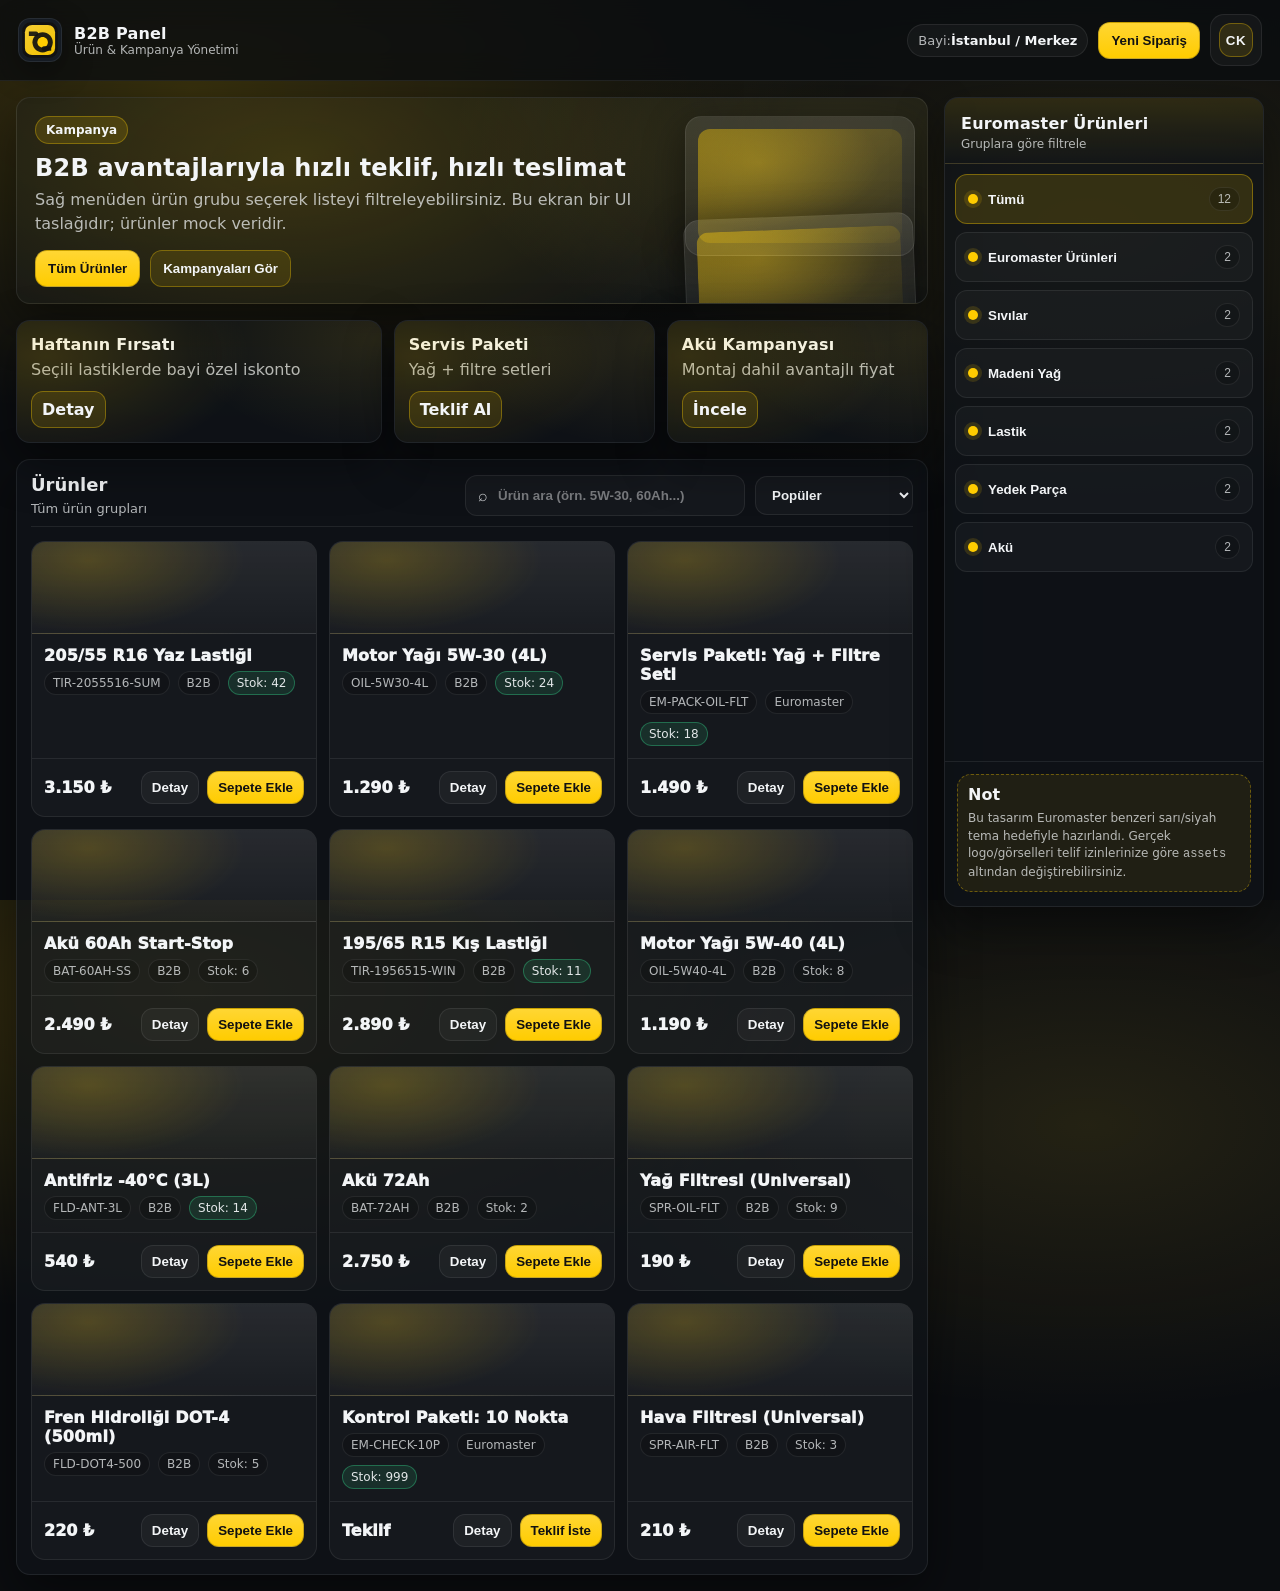
<file: FeatureFlag/wwwroot/panel/index.html>
<!doctype html>
<html lang="tr">
  <head>
    <meta charset="utf-8" />
    <meta name="viewport" content="width=device-width, initial-scale=1" />
    <title>B2B Panel - Ürün Yönetimi</title>
    <link rel="stylesheet" href="./styles.css" />
  </head>
  <body>
    <header class="topbar">
      <div class="topbar__left">
        <div class="brand">
          <img class="brand__logo" src="./assets/brand-logo.svg" alt="Marka Logo" />
          <div class="brand__text">
            <div class="brand__name">B2B Panel</div>
            <div class="brand__tag">Ürün & Kampanya Yönetimi</div>
          </div>
        </div>
      </div>

      <div class="topbar__right">
        <div class="pill pill--muted">Bayi: <strong>İstanbul / Merkez</strong></div>
        <button class="btn btn--primary" type="button">Yeni Sipariş</button>
        <button class="btn btn--ghost" type="button" aria-label="Kullanıcı menüsü">
          <span class="avatar">CK</span>
        </button>
      </div>
    </header>

    <div class="layout">
      <main class="main">
        <section class="hero">
          <div class="hero__content">
            <div class="hero__badge">Kampanya</div>
            <h1 class="hero__title">B2B avantajlarıyla hızlı teklif, hızlı teslimat</h1>
            <p class="hero__subtitle">
              Sağ menüden ürün grubu seçerek listeyi filtreleyebilirsiniz. Bu ekran bir UI taslağıdır;
              ürünler mock veridir.
            </p>
            <div class="hero__actions">
              <button class="btn btn--primary" type="button" id="btnViewAll">Tüm Ürünler</button>
              <button class="btn btn--secondary" type="button">Kampanyaları Gör</button>
            </div>
          </div>
          <div class="hero__media" aria-hidden="true">
            <div class="hero__card hero__card--1"></div>
            <div class="hero__card hero__card--2"></div>
          </div>
        </section>

        <section class="ads" aria-label="Reklam alanı">
          <article class="ad ad--wide">
            <div class="ad__title">Haftanın Fırsatı</div>
            <div class="ad__text">Seçili lastiklerde bayi özel iskonto</div>
            <div class="ad__cta">Detay</div>
          </article>
          <article class="ad ad--tall">
            <div class="ad__title">Servis Paketi</div>
            <div class="ad__text">Yağ + filtre setleri</div>
            <div class="ad__cta">Teklif Al</div>
          </article>
          <article class="ad ad--tall">
            <div class="ad__title">Akü Kampanyası</div>
            <div class="ad__text">Montaj dahil avantajlı fiyat</div>
            <div class="ad__cta">İncele</div>
          </article>
        </section>

        <section class="products">
          <div class="products__header">
            <div>
              <h2 class="section-title" id="sectionTitle">Ürünler</h2>
              <p class="section-subtitle" id="sectionSubtitle">Tüm ürün grupları</p>
            </div>

            <div class="products__tools">
              <label class="search">
                <span class="search__icon" aria-hidden="true">⌕</span>
                <input id="searchInput" class="search__input" placeholder="Ürün ara (örn. 5W-30, 60Ah...)" />
              </label>
              <select id="sortSelect" class="select" aria-label="Sırala">
                <option value="popularity">Popüler</option>
                <option value="priceAsc">Fiyat (Artan)</option>
                <option value="priceDesc">Fiyat (Azalan)</option>
                <option value="stockDesc">Stok (Çoktan aza)</option>
              </select>
            </div>
          </div>

          <div class="product-grid" id="productGrid" aria-live="polite"></div>
        </section>
      </main>

      <aside class="sidebar" aria-label="Ürün menüsü">
        <div class="sidebar__header">
          <div class="sidebar__title">Euromaster Ürünleri</div>
          <div class="sidebar__hint">Gruplara göre filtrele</div>
        </div>

        <nav class="menu" id="categoryMenu">
          <!-- JS ile doldurulacak -->
        </nav>

        <div class="sidebar__footer">
          <div class="note">
            <div class="note__title">Not</div>
            <div class="note__text">
              Bu tasarım Euromaster benzeri sarı/siyah tema hedefiyle hazırlandı. Gerçek logo/görselleri
              telif izinlerinize göre <code>assets</code> altından değiştirebilirsiniz.
            </div>
          </div>
        </div>
      </aside>
    </div>

    <script src="./app.js"></script>
  </body>
</html>
</file>
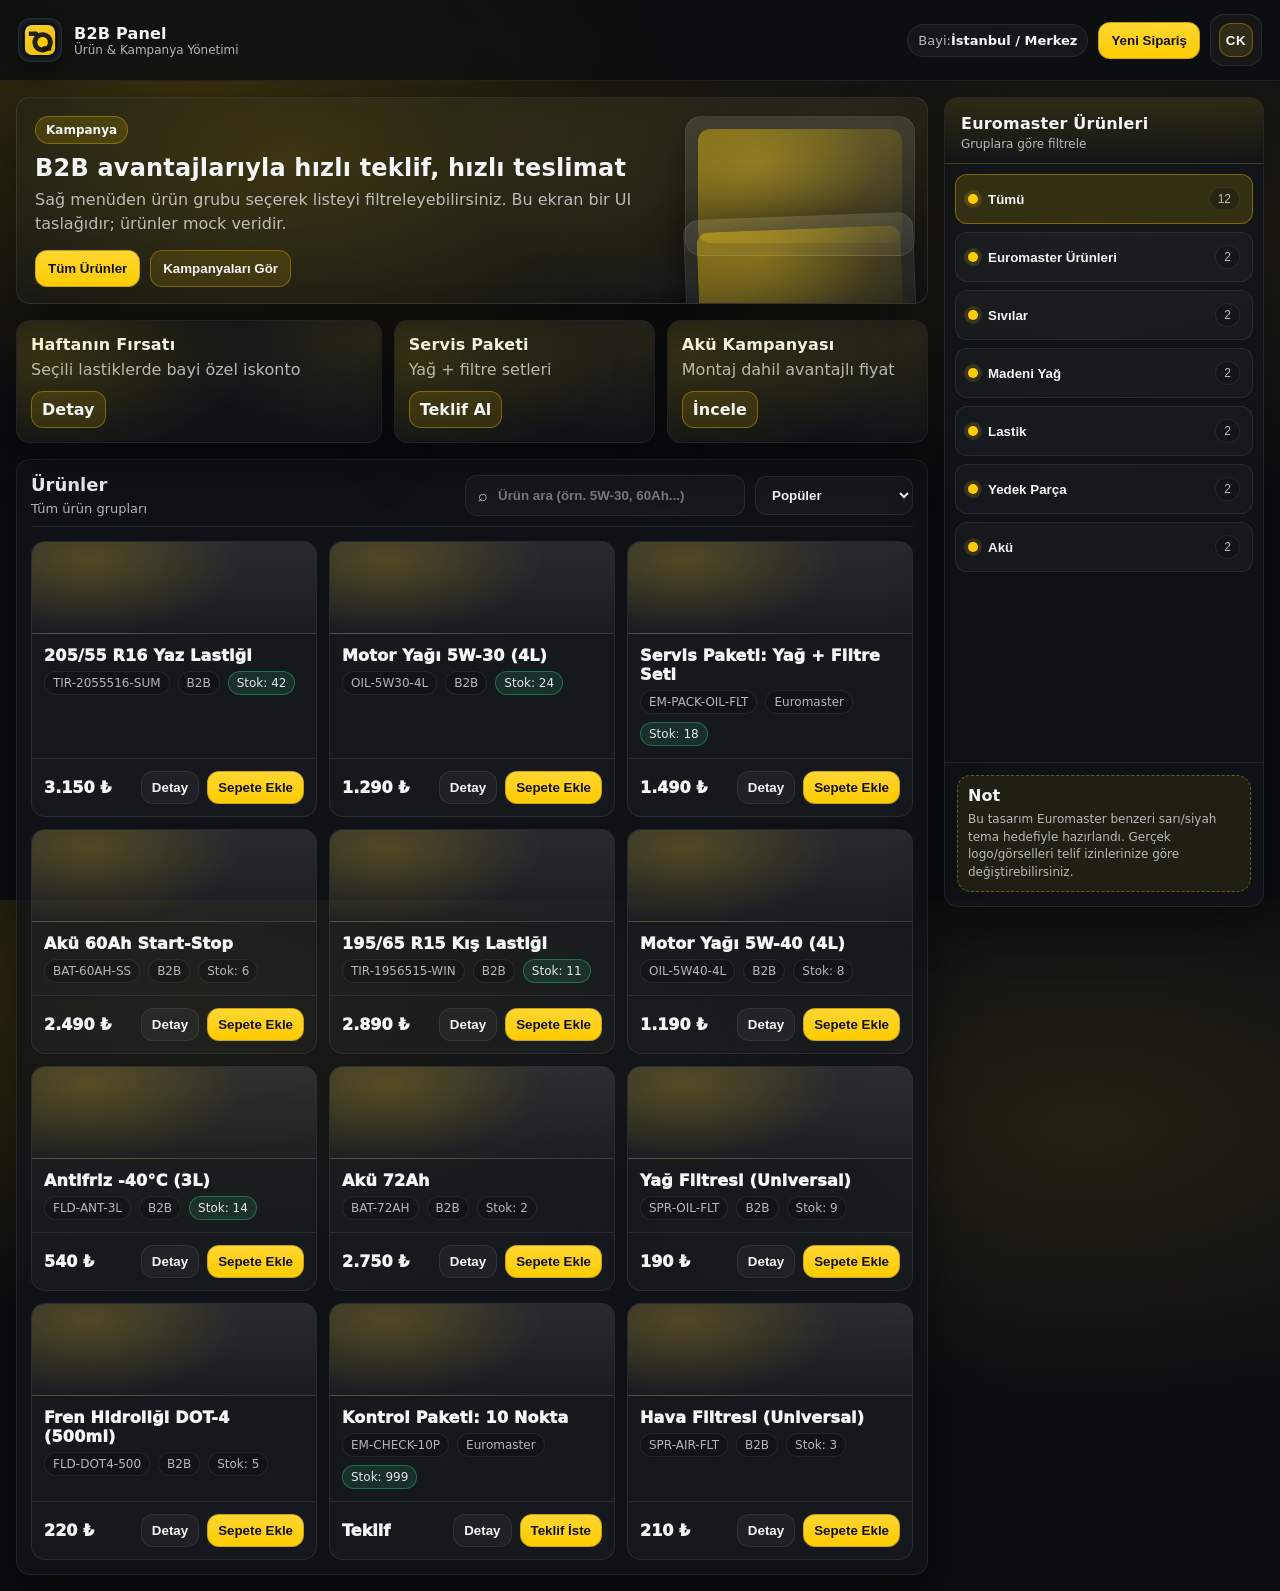
<file: panel-preview.html>
<!doctype html>
<html lang="tr">
  <head>
    <meta charset="utf-8" />
    <meta name="viewport" content="width=device-width, initial-scale=1" />
    <title>B2B Panel - Ürün Yönetimi (Preview)</title>
    <style>
:root{
  --bg: #0b0d10;
  --surface: #10141a;
  --surface-2: #151b23;
  --text: #f3f5f7;
  --muted: rgba(243,245,247,.72);
  --border: rgba(255,255,255,.08);
  --shadow: 0 18px 50px rgba(0,0,0,.45);

  /* Euromaster-benzeri sarı/siyah yaklaşımı */
  --brand: #ffcc00;
  --brand-2: #ffd633;
  --brand-ink: #111111;
  --danger: #ff4d4d;
  --ok: #33d18a;

  --radius: 14px;
  --radius-sm: 10px;
}

*{box-sizing:border-box}
html,body{height:100%}
body{
  margin:0;
  font-family: ui-sans-serif, system-ui, -apple-system, Segoe UI, Roboto, Arial, "Noto Sans", "Helvetica Neue", sans-serif;
  background:
    radial-gradient(1200px 600px at 15% 10%, rgba(255,204,0,.18), transparent 55%),
    radial-gradient(1000px 520px at 85% 25%, rgba(255,214,51,.10), transparent 55%),
    var(--bg);
  color: var(--text);
}

code{font-family: ui-monospace, SFMono-Regular, Menlo, Monaco, Consolas, "Liberation Mono", monospace}

.topbar{
  position: sticky;
  top: 0;
  z-index: 20;
  display:flex;
  align-items:center;
  justify-content:space-between;
  padding:14px 18px;
  background: rgba(11,13,16,.78);
  backdrop-filter: blur(14px);
  border-bottom: 1px solid var(--border);
}

.brand{display:flex; align-items:center; gap:12px}
.brand__logo{
  width: 44px;
  height: 44px;
  border-radius: 12px;
  background: var(--surface-2);
  border: 1px solid var(--border);
  box-shadow: 0 10px 30px rgba(0,0,0,.35);
}
.brand__logoWrap{
  width: 44px;
  height: 44px;
  border-radius: 12px;
  background: var(--surface-2);
  border: 1px solid var(--border);
  box-shadow: 0 10px 30px rgba(0,0,0,.35);
  overflow:hidden;
  flex: 0 0 auto;
}
.brand__logoWrap svg{width:100%; height:100%; display:block}
.brand__name{font-weight:800; letter-spacing:.2px}
.brand__tag{font-size:12px; color: var(--muted)}

.topbar__right{display:flex; align-items:center; gap:10px}
.pill{
  padding:8px 10px;
  border-radius: 999px;
  border:1px solid var(--border);
  background: rgba(255,255,255,.04);
  font-size: 13px;
  color: var(--muted);
}
.pill strong{color: var(--text)}
.pill--muted{display:none}

.btn{
  border:1px solid var(--border);
  background: rgba(255,255,255,.04);
  color: var(--text);
  padding:10px 12px;
  border-radius: 12px;
  font-weight: 700;
  cursor: pointer;
  transition: transform .08s ease, background .15s ease, border-color .15s ease;
}
.btn:hover{background: rgba(255,255,255,.06); border-color: rgba(255,255,255,.14)}
.btn:active{transform: translateY(1px)}
.btn--primary{
  background: linear-gradient(180deg, var(--brand-2), var(--brand));
  color: var(--brand-ink);
  border-color: rgba(0,0,0,.22);
}
.btn--primary:hover{filter: brightness(1.02)}
.btn--secondary{
  background: rgba(255,204,0,.12);
  border-color: rgba(255,204,0,.32);
}
.btn--ghost{padding:8px; border-radius: 14px}

.avatar{
  width: 34px;
  height: 34px;
  border-radius: 12px;
  display:grid;
  place-items:center;
  background: rgba(255,204,0,.12);
  border:1px solid rgba(255,204,0,.32);
  font-weight: 900;
  letter-spacing: .5px;
}

.layout{
  display:grid;
  grid-template-columns: minmax(0,1fr) 320px;
  gap: 16px;
  max-width: 1280px;
  margin: 0 auto;
  padding: 16px;
}

.main{
  display:flex;
  flex-direction:column;
  gap: 16px;
  min-width: 0;
}

.sidebar{
  position: sticky;
  top: 74px;
  align-self: start;
  height: calc(100dvh - 90px);
  border-radius: var(--radius);
  background: rgba(16,20,26,.72);
  border: 1px solid var(--border);
  overflow: hidden;
  box-shadow: var(--shadow);
  display:flex;
  flex-direction:column;
}
.sidebar__header{
  padding: 16px 16px 12px;
  border-bottom: 1px solid var(--border);
  background: linear-gradient(180deg, rgba(255,204,0,.12), rgba(255,204,0,0));
}
.sidebar__title{font-weight: 900; letter-spacing: .2px}
.sidebar__hint{margin-top:4px; font-size:12px; color: var(--muted)}
.sidebar__footer{
  margin-top:auto;
  padding: 12px 12px 14px;
  border-top: 1px solid var(--border);
}

.menu{padding: 10px; display:flex; flex-direction:column; gap: 8px; overflow:auto}
.menu__item{
  width:100%;
  text-align:left;
  padding: 12px 12px;
  border-radius: 12px;
  border:1px solid var(--border);
  background: rgba(255,255,255,.03);
  color: var(--text);
  cursor:pointer;
  display:flex;
  align-items:center;
  justify-content:space-between;
  gap: 10px;
}
.menu__item:hover{background: rgba(255,255,255,.05); border-color: rgba(255,255,255,.14)}
.menu__item[aria-current="true"]{
  background: rgba(255,204,0,.14);
  border-color: rgba(255,204,0,.36);
}
.menu__label{display:flex; align-items:center; gap:10px; font-weight: 800}
.menu__dot{
  width: 10px;
  height: 10px;
  border-radius: 999px;
  background: var(--brand);
  box-shadow: 0 0 0 4px rgba(255,204,0,.14);
}
.menu__count{
  font-size: 12px;
  color: var(--muted);
  padding: 4px 8px;
  border: 1px solid var(--border);
  border-radius: 999px;
  background: rgba(0,0,0,.18);
}

.hero{
  border-radius: var(--radius);
  border: 1px solid var(--border);
  background:
    radial-gradient(900px 450px at 30% 30%, rgba(255,204,0,.16), transparent 55%),
    radial-gradient(700px 380px at 90% 20%, rgba(255,214,51,.12), transparent 55%),
    rgba(16,20,26,.72);
  box-shadow: var(--shadow);
  overflow:hidden;
  display:grid;
  grid-template-columns: minmax(0,1fr) 260px;
  gap: 8px;
}
.hero__content{padding: 18px 18px 16px}
.hero__badge{
  display:inline-flex;
  align-items:center;
  gap:8px;
  padding: 6px 10px;
  border-radius: 999px;
  background: rgba(255,204,0,.14);
  border:1px solid rgba(255,204,0,.32);
  color: var(--text);
  font-weight: 800;
  font-size: 12px;
}
.hero__title{margin: 10px 0 6px; font-size: 24px; letter-spacing: .2px}
.hero__subtitle{margin:0; color: var(--muted); line-height: 1.5}
.hero__actions{margin-top: 14px; display:flex; gap:10px; flex-wrap:wrap}
.hero__media{position:relative; padding: 14px}
.hero__card{
  position:absolute;
  right: 12px;
  width: 230px;
  border-radius: 16px;
  border:1px solid var(--border);
  background:
    linear-gradient(180deg, rgba(255,255,255,.10), rgba(255,255,255,.04));
  box-shadow: 0 12px 40px rgba(0,0,0,.45);
}
.hero__card--1{top: 18px; height: 140px}
.hero__card--2{top: 118px; height: 120px; transform: rotate(-2.2deg)}
.hero__card--1::before,
.hero__card--2::before{
  content:"";
  position:absolute;
  inset: 12px;
  border-radius: 12px;
  background:
    linear-gradient(135deg, rgba(255,204,0,.35), rgba(255,204,0,.04)),
    radial-gradient(220px 120px at 30% 30%, rgba(255,214,51,.25), transparent 55%);
}

.ads{
  display:grid;
  grid-template-columns: 1.4fr 1fr 1fr;
  gap: 12px;
}
.ad{
  border-radius: var(--radius);
  border:1px solid var(--border);
  background: rgba(16,20,26,.70);
  box-shadow: var(--shadow);
  padding: 14px;
  position: relative;
  overflow:hidden;
}
.ad::after{
  content:"";
  position:absolute;
  inset:-20%;
  background:
    radial-gradient(340px 180px at 20% 35%, rgba(255,204,0,.16), transparent 60%),
    radial-gradient(320px 180px at 85% 25%, rgba(255,214,51,.10), transparent 60%);
  pointer-events:none;
}
.ad__title{font-weight: 900; letter-spacing:.2px}
.ad__text{margin-top:6px; color: var(--muted)}
.ad__cta{
  margin-top: 12px;
  display:inline-flex;
  padding: 8px 10px;
  border-radius: 12px;
  border:1px solid rgba(255,204,0,.34);
  background: rgba(255,204,0,.12);
  color: var(--text);
  font-weight: 800;
  position: relative;
  z-index: 1;
}
.ad--wide{min-height: 112px}
.ad--tall{min-height: 112px}

.products{
  border-radius: var(--radius);
  border:1px solid var(--border);
  background: rgba(16,20,26,.72);
  box-shadow: var(--shadow);
  padding: 14px;
}
.products__header{
  display:flex;
  align-items:flex-end;
  justify-content:space-between;
  gap: 12px;
  flex-wrap:wrap;
  padding-bottom: 10px;
  border-bottom: 1px solid var(--border);
}
.section-title{margin:0; font-size: 18px; font-weight: 900}
.section-subtitle{margin:6px 0 0; color: var(--muted); font-size: 13px}
.products__tools{display:flex; align-items:center; gap:10px; flex-wrap:wrap}

.search{
  display:flex;
  align-items:center;
  gap: 8px;
  padding: 10px 12px;
  border-radius: 12px;
  border:1px solid var(--border);
  background: rgba(255,255,255,.03);
  min-width: 280px;
}
.search__icon{opacity:.8}
.search__input{
  width: 100%;
  border: none;
  outline:none;
  background: transparent;
  color: var(--text);
  font-weight: 650;
}
.search__input::placeholder{color: rgba(243,245,247,.45)}

.select{
  border-radius: 12px;
  border:1px solid var(--border);
  background: rgba(255,255,255,.03);
  color: var(--text);
  padding: 10px 12px;
  font-weight: 750;
}

.product-grid{
  padding-top: 14px;
  display:grid;
  grid-template-columns: repeat(3, minmax(0, 1fr));
  gap: 12px;
}
.card{
  border-radius: var(--radius);
  border:1px solid var(--border);
  background: rgba(255,255,255,.03);
  overflow:hidden;
  display:flex;
  flex-direction:column;
  min-height: 220px;
}
.card__media{
  height: 92px;
  background:
    radial-gradient(260px 120px at 20% 20%, rgba(255,204,0,.20), transparent 60%),
    linear-gradient(180deg, rgba(255,255,255,.08), rgba(255,255,255,.02));
  border-bottom: 1px solid var(--border);
}
.card__body{padding: 12px}
.card__title{font-weight: 950; letter-spacing: .2px}
.card__meta{margin-top:6px; font-size: 12px; color: var(--muted); display:flex; gap: 8px; flex-wrap:wrap}
.tag{
  padding: 4px 8px;
  border-radius: 999px;
  border: 1px solid var(--border);
  background: rgba(0,0,0,.18);
}
.tag--ok{border-color: rgba(51,209,138,.38); background: rgba(51,209,138,.12); color: rgba(243,245,247,.92)}
.tag--low{border-color: rgba(255,77,77,.35); background: rgba(255,77,77,.12)}
.card__footer{
  margin-top:auto;
  padding: 12px;
  display:flex;
  align-items:center;
  justify-content:space-between;
  gap: 10px;
  border-top: 1px solid var(--border);
}
.price{font-weight: 950}
.muted{color: var(--muted)}
.mini-actions{display:flex; gap:8px}
.btn--mini{padding: 8px 10px; border-radius: 12px; font-weight: 850}

.note{
  border-radius: 14px;
  border:1px dashed rgba(255,204,0,.35);
  background: rgba(255,204,0,.08);
  padding: 10px 10px;
}
.note__title{font-weight: 900}
.note__text{margin-top: 6px; color: var(--muted); font-size: 12px; line-height: 1.45}

@media (min-width: 860px){
  .pill--muted{display:inline-flex}
}

@media (max-width: 1100px){
  .layout{grid-template-columns: minmax(0,1fr) 300px}
  .product-grid{grid-template-columns: repeat(2, minmax(0,1fr))}
  .hero{grid-template-columns: minmax(0,1fr) 220px}
  .ads{grid-template-columns: 1fr 1fr}
  .ad--wide{grid-column: 1 / -1}
}

@media (max-width: 860px){
  .layout{grid-template-columns: 1fr}
  .sidebar{position:relative; top:0; height:auto}
  .product-grid{grid-template-columns: 1fr}
  .hero{grid-template-columns: 1fr}
  .hero__media{display:none}
  .search{min-width: 0; width: 100%}
}
    </style>
  </head>
  <body>
    <header class="topbar">
      <div class="topbar__left">
        <div class="brand">
          <div class="brand__logoWrap" aria-hidden="true">
            <svg width="128" height="128" viewBox="0 0 128 128" fill="none" xmlns="http://www.w3.org/2000/svg">
              <defs>
                <linearGradient id="g" x1="28" y1="18" x2="100" y2="112" gradientUnits="userSpaceOnUse">
                  <stop stop-color="#FFD633"/>
                  <stop offset="1" stop-color="#FFCC00"/>
                </linearGradient>
              </defs>
              <rect x="10" y="10" width="108" height="108" rx="26" fill="#111111"/>
              <rect x="18" y="18" width="92" height="92" rx="22" fill="url(#g)" fill-opacity="0.95"/>
              <path d="M41 71c0-17.12 13.88-31 31-31s31 13.88 31 31-13.88 31-31 31-31-13.88-31-31Z" fill="#111111" fill-opacity="0.92"/>
              <path d="M56 71c0-8.84 7.16-16 16-16s16 7.16 16 16-7.16 16-16 16-16-7.16-16-16Z" fill="#FFCC00"/>
              <path d="M30 38h22c4 0 7 3 7 7v0c0 4-3 7-7 7H30V38Z" fill="#111111" fill-opacity="0.9"/>
              <path d="M76 83h22v14H76c-4 0-7-3-7-7v0c0-4 3-7 7-7Z" fill="#111111" fill-opacity="0.9"/>
            </svg>
          </div>
          <div class="brand__text">
            <div class="brand__name">B2B Panel</div>
            <div class="brand__tag">Ürün & Kampanya Yönetimi</div>
          </div>
        </div>
      </div>

      <div class="topbar__right">
        <div class="pill pill--muted">Bayi: <strong>İstanbul / Merkez</strong></div>
        <button class="btn btn--primary" type="button">Yeni Sipariş</button>
        <button class="btn btn--ghost" type="button" aria-label="Kullanıcı menüsü">
          <span class="avatar">CK</span>
        </button>
      </div>
    </header>

    <div class="layout">
      <main class="main">
        <section class="hero">
          <div class="hero__content">
            <div class="hero__badge">Kampanya</div>
            <h1 class="hero__title">B2B avantajlarıyla hızlı teklif, hızlı teslimat</h1>
            <p class="hero__subtitle">
              Sağ menüden ürün grubu seçerek listeyi filtreleyebilirsiniz. Bu ekran bir UI taslağıdır;
              ürünler mock veridir.
            </p>
            <div class="hero__actions">
              <button class="btn btn--primary" type="button" id="btnViewAll">Tüm Ürünler</button>
              <button class="btn btn--secondary" type="button">Kampanyaları Gör</button>
            </div>
          </div>
          <div class="hero__media" aria-hidden="true">
            <div class="hero__card hero__card--1"></div>
            <div class="hero__card hero__card--2"></div>
          </div>
        </section>

        <section class="ads" aria-label="Reklam alanı">
          <article class="ad ad--wide">
            <div class="ad__title">Haftanın Fırsatı</div>
            <div class="ad__text">Seçili lastiklerde bayi özel iskonto</div>
            <div class="ad__cta">Detay</div>
          </article>
          <article class="ad ad--tall">
            <div class="ad__title">Servis Paketi</div>
            <div class="ad__text">Yağ + filtre setleri</div>
            <div class="ad__cta">Teklif Al</div>
          </article>
          <article class="ad ad--tall">
            <div class="ad__title">Akü Kampanyası</div>
            <div class="ad__text">Montaj dahil avantajlı fiyat</div>
            <div class="ad__cta">İncele</div>
          </article>
        </section>

        <section class="products">
          <div class="products__header">
            <div>
              <h2 class="section-title" id="sectionTitle">Ürünler</h2>
              <p class="section-subtitle" id="sectionSubtitle">Tüm ürün grupları</p>
            </div>

            <div class="products__tools">
              <label class="search">
                <span class="search__icon" aria-hidden="true">⌕</span>
                <input id="searchInput" class="search__input" placeholder="Ürün ara (örn. 5W-30, 60Ah...)" />
              </label>
              <select id="sortSelect" class="select" aria-label="Sırala">
                <option value="popularity">Popüler</option>
                <option value="priceAsc">Fiyat (Artan)</option>
                <option value="priceDesc">Fiyat (Azalan)</option>
                <option value="stockDesc">Stok (Çoktan aza)</option>
              </select>
            </div>
          </div>

          <div class="product-grid" id="productGrid" aria-live="polite"></div>
        </section>
      </main>

      <aside class="sidebar" aria-label="Ürün menüsü">
        <div class="sidebar__header">
          <div class="sidebar__title">Euromaster Ürünleri</div>
          <div class="sidebar__hint">Gruplara göre filtrele</div>
        </div>

        <nav class="menu" id="categoryMenu">
          <!-- JS ile doldurulacak -->
        </nav>

        <div class="sidebar__footer">
          <div class="note">
            <div class="note__title">Not</div>
            <div class="note__text">
              Bu tasarım Euromaster benzeri sarı/siyah tema hedefiyle hazırlandı. Gerçek logo/görselleri
              telif izinlerinize göre değiştirebilirsiniz.
            </div>
          </div>
        </div>
      </aside>
    </div>

    <script>
/* B2B Panel UI Mock (no backend dependency) */

const CATEGORIES = [
  { id: "all", label: "Tümü", dot: true },
  { id: "euromaster-products", label: "Euromaster Ürünleri", dot: true },
  { id: "fluids", label: "Sıvılar", dot: true },
  { id: "engine-oil", label: "Madeni Yağ", dot: true },
  { id: "tire", label: "Lastik", dot: true },
  { id: "spare", label: "Yedek Parça", dot: true },
  { id: "battery", label: "Akü", dot: true }
];

const PRODUCTS = [
  {
    id: "p1",
    category: "engine-oil",
    name: "Motor Yağı 5W-30 (4L)",
    sku: "OIL-5W30-4L",
    brand: "B2B",
    stock: 24,
    popularity: 93,
    priceTry: 1290
  },
  {
    id: "p2",
    category: "engine-oil",
    name: "Motor Yağı 5W-40 (4L)",
    sku: "OIL-5W40-4L",
    brand: "B2B",
    stock: 8,
    popularity: 80,
    priceTry: 1190
  },
  {
    id: "p3",
    category: "fluids",
    name: "Antifriz -40°C (3L)",
    sku: "FLD-ANT-3L",
    brand: "B2B",
    stock: 14,
    popularity: 76,
    priceTry: 540
  },
  {
    id: "p4",
    category: "fluids",
    name: "Fren Hidroliği DOT-4 (500ml)",
    sku: "FLD-DOT4-500",
    brand: "B2B",
    stock: 5,
    popularity: 68,
    priceTry: 220
  },
  {
    id: "p5",
    category: "tire",
    name: "205/55 R16 Yaz Lastiği",
    sku: "TIR-2055516-SUM",
    brand: "B2B",
    stock: 42,
    popularity: 98,
    priceTry: 3150
  },
  {
    id: "p6",
    category: "tire",
    name: "195/65 R15 Kış Lastiği",
    sku: "TIR-1956515-WIN",
    brand: "B2B",
    stock: 11,
    popularity: 85,
    priceTry: 2890
  },
  {
    id: "p7",
    category: "spare",
    name: "Yağ Filtresi (Universal)",
    sku: "SPR-OIL-FLT",
    brand: "B2B",
    stock: 9,
    popularity: 70,
    priceTry: 190
  },
  {
    id: "p8",
    category: "spare",
    name: "Hava Filtresi (Universal)",
    sku: "SPR-AIR-FLT",
    brand: "B2B",
    stock: 3,
    popularity: 60,
    priceTry: 210
  },
  {
    id: "p9",
    category: "battery",
    name: "Akü 60Ah Start-Stop",
    sku: "BAT-60AH-SS",
    brand: "B2B",
    stock: 6,
    popularity: 87,
    priceTry: 2490
  },
  {
    id: "p10",
    category: "battery",
    name: "Akü 72Ah",
    sku: "BAT-72AH",
    brand: "B2B",
    stock: 2,
    popularity: 74,
    priceTry: 2750
  },
  {
    id: "p11",
    category: "euromaster-products",
    name: "Servis Paketi: Yağ + Filtre Seti",
    sku: "EM-PACK-OIL-FLT",
    brand: "Euromaster",
    stock: 18,
    popularity: 90,
    priceTry: 1490
  },
  {
    id: "p12",
    category: "euromaster-products",
    name: "Kontrol Paketi: 10 Nokta",
    sku: "EM-CHECK-10P",
    brand: "Euromaster",
    stock: 999,
    popularity: 65,
    priceTry: 0
  }
];

const els = {
  menu: document.getElementById("categoryMenu"),
  grid: document.getElementById("productGrid"),
  sectionTitle: document.getElementById("sectionTitle"),
  sectionSubtitle: document.getElementById("sectionSubtitle"),
  searchInput: document.getElementById("searchInput"),
  sortSelect: document.getElementById("sortSelect"),
  btnViewAll: document.getElementById("btnViewAll")
};

let state = {
  activeCategory: "all",
  query: "",
  sort: "popularity"
};

function formatTry(amount) {
  if (amount === 0) return "Teklif";
  return `${amount.toLocaleString("tr-TR")} ₺`;
}

function stockTag(stock) {
  if (stock >= 10) return { text: `Stok: ${stock}`, className: "tag tag--ok" };
  if (stock >= 1) return { text: `Stok: ${stock}`, className: "tag" };
  return { text: "Stok yok", className: "tag tag--low" };
}

function categoryLabel(categoryId) {
  return (CATEGORIES.find((c) => c.id === categoryId)?.label ?? "Ürünler");
}

function matches(product) {
  const q = state.query.trim().toLowerCase();
  const inCategory =
    state.activeCategory === "all" ? true : product.category === state.activeCategory;
  const inQuery =
    q.length === 0
      ? true
      : `${product.name} ${product.sku} ${product.brand}`.toLowerCase().includes(q);
  return inCategory && inQuery;
}

function sortProducts(items) {
  const sorted = [...items];
  switch (state.sort) {
    case "priceAsc":
      return sorted.sort((a, b) => (a.priceTry ?? 0) - (b.priceTry ?? 0));
    case "priceDesc":
      return sorted.sort((a, b) => (b.priceTry ?? 0) - (a.priceTry ?? 0));
    case "stockDesc":
      return sorted.sort((a, b) => (b.stock ?? 0) - (a.stock ?? 0));
    case "popularity":
    default:
      return sorted.sort((a, b) => (b.popularity ?? 0) - (a.popularity ?? 0));
  }
}

function renderMenu() {
  const counts = PRODUCTS.reduce((acc, p) => {
    acc[p.category] = (acc[p.category] ?? 0) + 1;
    return acc;
  }, {});

  els.menu.innerHTML = "";
  for (const c of CATEGORIES) {
    const count = c.id === "all" ? PRODUCTS.length : (counts[c.id] ?? 0);
    const btn = document.createElement("button");
    btn.type = "button";
    btn.className = "menu__item";
    btn.setAttribute("aria-current", c.id === state.activeCategory ? "true" : "false");
    btn.addEventListener("click", () => {
      state.activeCategory = c.id;
      updateHeader();
      renderMenu();
      renderGrid();
    });

    const label = document.createElement("span");
    label.className = "menu__label";
    const dot = document.createElement("span");
    dot.className = "menu__dot";
    dot.setAttribute("aria-hidden", "true");
    const text = document.createElement("span");
    text.textContent = c.label;
    label.appendChild(dot);
    label.appendChild(text);

    const badge = document.createElement("span");
    badge.className = "menu__count";
    badge.textContent = String(count);

    btn.appendChild(label);
    btn.appendChild(badge);
    els.menu.appendChild(btn);
  }
}

function updateHeader() {
  const label = state.activeCategory === "all" ? "Ürünler" : categoryLabel(state.activeCategory);
  const subtitle =
    state.activeCategory === "all"
      ? "Tüm ürün grupları"
      : `Seçili grup: ${categoryLabel(state.activeCategory)}`;
  els.sectionTitle.textContent = label;
  els.sectionSubtitle.textContent = subtitle;
}

function renderGrid() {
  const filtered = PRODUCTS.filter(matches);
  const sorted = sortProducts(filtered);

  els.grid.innerHTML = "";
  if (sorted.length === 0) {
    const empty = document.createElement("div");
    empty.className = "muted";
    empty.textContent = "Sonuç bulunamadı. Farklı bir arama deneyin.";
    els.grid.appendChild(empty);
    return;
  }

  for (const p of sorted) {
    const card = document.createElement("article");
    card.className = "card";

    const media = document.createElement("div");
    media.className = "card__media";

    const body = document.createElement("div");
    body.className = "card__body";

    const title = document.createElement("div");
    title.className = "card__title";
    title.textContent = p.name;

    const meta = document.createElement("div");
    meta.className = "card__meta";
    const tSku = document.createElement("span");
    tSku.className = "tag";
    tSku.textContent = p.sku;
    const tBrand = document.createElement("span");
    tBrand.className = "tag";
    tBrand.textContent = p.brand;
    const tStock = document.createElement("span");
    const st = stockTag(p.stock);
    tStock.className = st.className;
    tStock.textContent = st.text;

    meta.appendChild(tSku);
    meta.appendChild(tBrand);
    meta.appendChild(tStock);

    body.appendChild(title);
    body.appendChild(meta);

    const footer = document.createElement("div");
    footer.className = "card__footer";

    const price = document.createElement("div");
    price.className = "price";
    price.textContent = formatTry(p.priceTry);

    const actions = document.createElement("div");
    actions.className = "mini-actions";
    const btnDetail = document.createElement("button");
    btnDetail.type = "button";
    btnDetail.className = "btn btn--mini";
    btnDetail.textContent = "Detay";
    btnDetail.addEventListener("click", () => {
      alert(`${p.name}\nSKU: ${p.sku}\nGrup: ${categoryLabel(p.category)}`);
    });
    const btnAdd = document.createElement("button");
    btnAdd.type = "button";
    btnAdd.className = "btn btn--primary btn--mini";
    btnAdd.textContent = p.priceTry === 0 ? "Teklif İste" : "Sepete Ekle";
    btnAdd.addEventListener("click", () => {
      alert(`İşlem: ${btnAdd.textContent}\nÜrün: ${p.name}`);
    });
    actions.appendChild(btnDetail);
    actions.appendChild(btnAdd);

    footer.appendChild(price);
    footer.appendChild(actions);

    card.appendChild(media);
    card.appendChild(body);
    card.appendChild(footer);
    els.grid.appendChild(card);
  }
}

function wireEvents() {
  els.searchInput.addEventListener("input", (e) => {
    state.query = e.target.value ?? "";
    renderGrid();
  });

  els.sortSelect.addEventListener("change", (e) => {
    state.sort = e.target.value;
    renderGrid();
  });

  els.btnViewAll.addEventListener("click", () => {
    state.activeCategory = "all";
    state.query = "";
    els.searchInput.value = "";
    updateHeader();
    renderMenu();
    renderGrid();
  });
}

function init() {
  updateHeader();
  renderMenu();
  renderGrid();
  wireEvents();
}

init();
    </script>
  </body>
</html>
</file>
<file: FeatureFlag/wwwroot/panel/styles.css>
:root{
  --bg: #0b0d10;
  --surface: #10141a;
  --surface-2: #151b23;
  --text: #f3f5f7;
  --muted: rgba(243,245,247,.72);
  --border: rgba(255,255,255,.08);
  --shadow: 0 18px 50px rgba(0,0,0,.45);

  /* Euromaster-benzeri sarı/siyah yaklaşımı */
  --brand: #ffcc00;
  --brand-2: #ffd633;
  --brand-ink: #111111;
  --danger: #ff4d4d;
  --ok: #33d18a;

  --radius: 14px;
  --radius-sm: 10px;
}

*{box-sizing:border-box}
html,body{height:100%}
body{
  margin:0;
  font-family: ui-sans-serif, system-ui, -apple-system, Segoe UI, Roboto, Arial, "Noto Sans", "Helvetica Neue", sans-serif;
  background:
    radial-gradient(1200px 600px at 15% 10%, rgba(255,204,0,.18), transparent 55%),
    radial-gradient(1000px 520px at 85% 25%, rgba(255,214,51,.10), transparent 55%),
    var(--bg);
  color: var(--text);
}

code{font-family: ui-monospace, SFMono-Regular, Menlo, Monaco, Consolas, "Liberation Mono", monospace}

.topbar{
  position: sticky;
  top: 0;
  z-index: 20;
  display:flex;
  align-items:center;
  justify-content:space-between;
  padding:14px 18px;
  background: rgba(11,13,16,.78);
  backdrop-filter: blur(14px);
  border-bottom: 1px solid var(--border);
}

.brand{display:flex; align-items:center; gap:12px}
.brand__logo{
  width: 44px;
  height: 44px;
  border-radius: 12px;
  background: var(--surface-2);
  border: 1px solid var(--border);
  box-shadow: 0 10px 30px rgba(0,0,0,.35);
}
.brand__name{font-weight:800; letter-spacing:.2px}
.brand__tag{font-size:12px; color: var(--muted)}

.topbar__right{display:flex; align-items:center; gap:10px}
.pill{
  padding:8px 10px;
  border-radius: 999px;
  border:1px solid var(--border);
  background: rgba(255,255,255,.04);
  font-size: 13px;
  color: var(--muted);
}
.pill strong{color: var(--text)}
.pill--muted{display:none}

.btn{
  border:1px solid var(--border);
  background: rgba(255,255,255,.04);
  color: var(--text);
  padding:10px 12px;
  border-radius: 12px;
  font-weight: 700;
  cursor: pointer;
  transition: transform .08s ease, background .15s ease, border-color .15s ease;
}
.btn:hover{background: rgba(255,255,255,.06); border-color: rgba(255,255,255,.14)}
.btn:active{transform: translateY(1px)}
.btn--primary{
  background: linear-gradient(180deg, var(--brand-2), var(--brand));
  color: var(--brand-ink);
  border-color: rgba(0,0,0,.22);
}
.btn--primary:hover{filter: brightness(1.02)}
.btn--secondary{
  background: rgba(255,204,0,.12);
  border-color: rgba(255,204,0,.32);
}
.btn--ghost{padding:8px; border-radius: 14px}

.avatar{
  width: 34px;
  height: 34px;
  border-radius: 12px;
  display:grid;
  place-items:center;
  background: rgba(255,204,0,.12);
  border:1px solid rgba(255,204,0,.32);
  font-weight: 900;
  letter-spacing: .5px;
}

.layout{
  display:grid;
  grid-template-columns: minmax(0,1fr) 320px;
  gap: 16px;
  max-width: 1280px;
  margin: 0 auto;
  padding: 16px;
}

.main{
  display:flex;
  flex-direction:column;
  gap: 16px;
  min-width: 0;
}

.sidebar{
  position: sticky;
  top: 74px;
  align-self: start;
  height: calc(100dvh - 90px);
  border-radius: var(--radius);
  background: rgba(16,20,26,.72);
  border: 1px solid var(--border);
  overflow: hidden;
  box-shadow: var(--shadow);
  display:flex;
  flex-direction:column;
}
.sidebar__header{
  padding: 16px 16px 12px;
  border-bottom: 1px solid var(--border);
  background: linear-gradient(180deg, rgba(255,204,0,.12), rgba(255,204,0,0));
}
.sidebar__title{font-weight: 900; letter-spacing: .2px}
.sidebar__hint{margin-top:4px; font-size:12px; color: var(--muted)}
.sidebar__footer{
  margin-top:auto;
  padding: 12px 12px 14px;
  border-top: 1px solid var(--border);
}

.menu{padding: 10px; display:flex; flex-direction:column; gap: 8px; overflow:auto}
.menu__item{
  width:100%;
  text-align:left;
  padding: 12px 12px;
  border-radius: 12px;
  border:1px solid var(--border);
  background: rgba(255,255,255,.03);
  color: var(--text);
  cursor:pointer;
  display:flex;
  align-items:center;
  justify-content:space-between;
  gap: 10px;
}
.menu__item:hover{background: rgba(255,255,255,.05); border-color: rgba(255,255,255,.14)}
.menu__item[aria-current="true"]{
  background: rgba(255,204,0,.14);
  border-color: rgba(255,204,0,.36);
}
.menu__label{display:flex; align-items:center; gap:10px; font-weight: 800}
.menu__dot{
  width: 10px;
  height: 10px;
  border-radius: 999px;
  background: var(--brand);
  box-shadow: 0 0 0 4px rgba(255,204,0,.14);
}
.menu__count{
  font-size: 12px;
  color: var(--muted);
  padding: 4px 8px;
  border: 1px solid var(--border);
  border-radius: 999px;
  background: rgba(0,0,0,.18);
}

.hero{
  border-radius: var(--radius);
  border: 1px solid var(--border);
  background:
    radial-gradient(900px 450px at 30% 30%, rgba(255,204,0,.16), transparent 55%),
    radial-gradient(700px 380px at 90% 20%, rgba(255,214,51,.12), transparent 55%),
    rgba(16,20,26,.72);
  box-shadow: var(--shadow);
  overflow:hidden;
  display:grid;
  grid-template-columns: minmax(0,1fr) 260px;
  gap: 8px;
}
.hero__content{padding: 18px 18px 16px}
.hero__badge{
  display:inline-flex;
  align-items:center;
  gap:8px;
  padding: 6px 10px;
  border-radius: 999px;
  background: rgba(255,204,0,.14);
  border:1px solid rgba(255,204,0,.32);
  color: var(--text);
  font-weight: 800;
  font-size: 12px;
}
.hero__title{margin: 10px 0 6px; font-size: 24px; letter-spacing: .2px}
.hero__subtitle{margin:0; color: var(--muted); line-height: 1.5}
.hero__actions{margin-top: 14px; display:flex; gap:10px; flex-wrap:wrap}
.hero__media{position:relative; padding: 14px}
.hero__card{
  position:absolute;
  right: 12px;
  width: 230px;
  border-radius: 16px;
  border:1px solid var(--border);
  background:
    linear-gradient(180deg, rgba(255,255,255,.10), rgba(255,255,255,.04));
  box-shadow: 0 12px 40px rgba(0,0,0,.45);
}
.hero__card--1{top: 18px; height: 140px}
.hero__card--2{top: 118px; height: 120px; transform: rotate(-2.2deg)}
.hero__card--1::before,
.hero__card--2::before{
  content:"";
  position:absolute;
  inset: 12px;
  border-radius: 12px;
  background:
    linear-gradient(135deg, rgba(255,204,0,.35), rgba(255,204,0,.04)),
    radial-gradient(220px 120px at 30% 30%, rgba(255,214,51,.25), transparent 55%);
}

.ads{
  display:grid;
  grid-template-columns: 1.4fr 1fr 1fr;
  gap: 12px;
}
.ad{
  border-radius: var(--radius);
  border:1px solid var(--border);
  background: rgba(16,20,26,.70);
  box-shadow: var(--shadow);
  padding: 14px;
  position: relative;
  overflow:hidden;
}
.ad::after{
  content:"";
  position:absolute;
  inset:-20%;
  background:
    radial-gradient(340px 180px at 20% 35%, rgba(255,204,0,.16), transparent 60%),
    radial-gradient(320px 180px at 85% 25%, rgba(255,214,51,.10), transparent 60%);
  pointer-events:none;
}
.ad__title{font-weight: 900; letter-spacing:.2px}
.ad__text{margin-top:6px; color: var(--muted)}
.ad__cta{
  margin-top: 12px;
  display:inline-flex;
  padding: 8px 10px;
  border-radius: 12px;
  border:1px solid rgba(255,204,0,.34);
  background: rgba(255,204,0,.12);
  color: var(--text);
  font-weight: 800;
  position: relative;
  z-index: 1;
}
.ad--wide{min-height: 112px}
.ad--tall{min-height: 112px}

.products{
  border-radius: var(--radius);
  border:1px solid var(--border);
  background: rgba(16,20,26,.72);
  box-shadow: var(--shadow);
  padding: 14px;
}
.products__header{
  display:flex;
  align-items:flex-end;
  justify-content:space-between;
  gap: 12px;
  flex-wrap:wrap;
  padding-bottom: 10px;
  border-bottom: 1px solid var(--border);
}
.section-title{margin:0; font-size: 18px; font-weight: 900}
.section-subtitle{margin:6px 0 0; color: var(--muted); font-size: 13px}
.products__tools{display:flex; align-items:center; gap:10px; flex-wrap:wrap}

.search{
  display:flex;
  align-items:center;
  gap: 8px;
  padding: 10px 12px;
  border-radius: 12px;
  border:1px solid var(--border);
  background: rgba(255,255,255,.03);
  min-width: 280px;
}
.search__icon{opacity:.8}
.search__input{
  width: 100%;
  border: none;
  outline:none;
  background: transparent;
  color: var(--text);
  font-weight: 650;
}
.search__input::placeholder{color: rgba(243,245,247,.45)}

.select{
  border-radius: 12px;
  border:1px solid var(--border);
  background: rgba(255,255,255,.03);
  color: var(--text);
  padding: 10px 12px;
  font-weight: 750;
}

.product-grid{
  padding-top: 14px;
  display:grid;
  grid-template-columns: repeat(3, minmax(0, 1fr));
  gap: 12px;
}
.card{
  border-radius: var(--radius);
  border:1px solid var(--border);
  background: rgba(255,255,255,.03);
  overflow:hidden;
  display:flex;
  flex-direction:column;
  min-height: 220px;
}
.card__media{
  height: 92px;
  background:
    radial-gradient(260px 120px at 20% 20%, rgba(255,204,0,.20), transparent 60%),
    linear-gradient(180deg, rgba(255,255,255,.08), rgba(255,255,255,.02));
  border-bottom: 1px solid var(--border);
}
.card__body{padding: 12px}
.card__title{font-weight: 950; letter-spacing: .2px}
.card__meta{margin-top:6px; font-size: 12px; color: var(--muted); display:flex; gap: 8px; flex-wrap:wrap}
.tag{
  padding: 4px 8px;
  border-radius: 999px;
  border: 1px solid var(--border);
  background: rgba(0,0,0,.18);
}
.tag--ok{border-color: rgba(51,209,138,.38); background: rgba(51,209,138,.12); color: rgba(243,245,247,.92)}
.tag--low{border-color: rgba(255,77,77,.35); background: rgba(255,77,77,.12)}
.card__footer{
  margin-top:auto;
  padding: 12px;
  display:flex;
  align-items:center;
  justify-content:space-between;
  gap: 10px;
  border-top: 1px solid var(--border);
}
.price{font-weight: 950}
.muted{color: var(--muted)}
.mini-actions{display:flex; gap:8px}
.btn--mini{padding: 8px 10px; border-radius: 12px; font-weight: 850}

.note{
  border-radius: 14px;
  border:1px dashed rgba(255,204,0,.35);
  background: rgba(255,204,0,.08);
  padding: 10px 10px;
}
.note__title{font-weight: 900}
.note__text{margin-top: 6px; color: var(--muted); font-size: 12px; line-height: 1.45}

@media (min-width: 860px){
  .pill--muted{display:inline-flex}
}

@media (max-width: 1100px){
  .layout{grid-template-columns: minmax(0,1fr) 300px}
  .product-grid{grid-template-columns: repeat(2, minmax(0,1fr))}
  .hero{grid-template-columns: minmax(0,1fr) 220px}
  .ads{grid-template-columns: 1fr 1fr}
  .ad--wide{grid-column: 1 / -1}
}

@media (max-width: 860px){
  .layout{grid-template-columns: 1fr}
  .sidebar{position:relative; top:0; height:auto}
  .product-grid{grid-template-columns: 1fr}
  .hero{grid-template-columns: 1fr}
  .hero__media{display:none}
  .search{min-width: 0; width: 100%}
}
</file>
